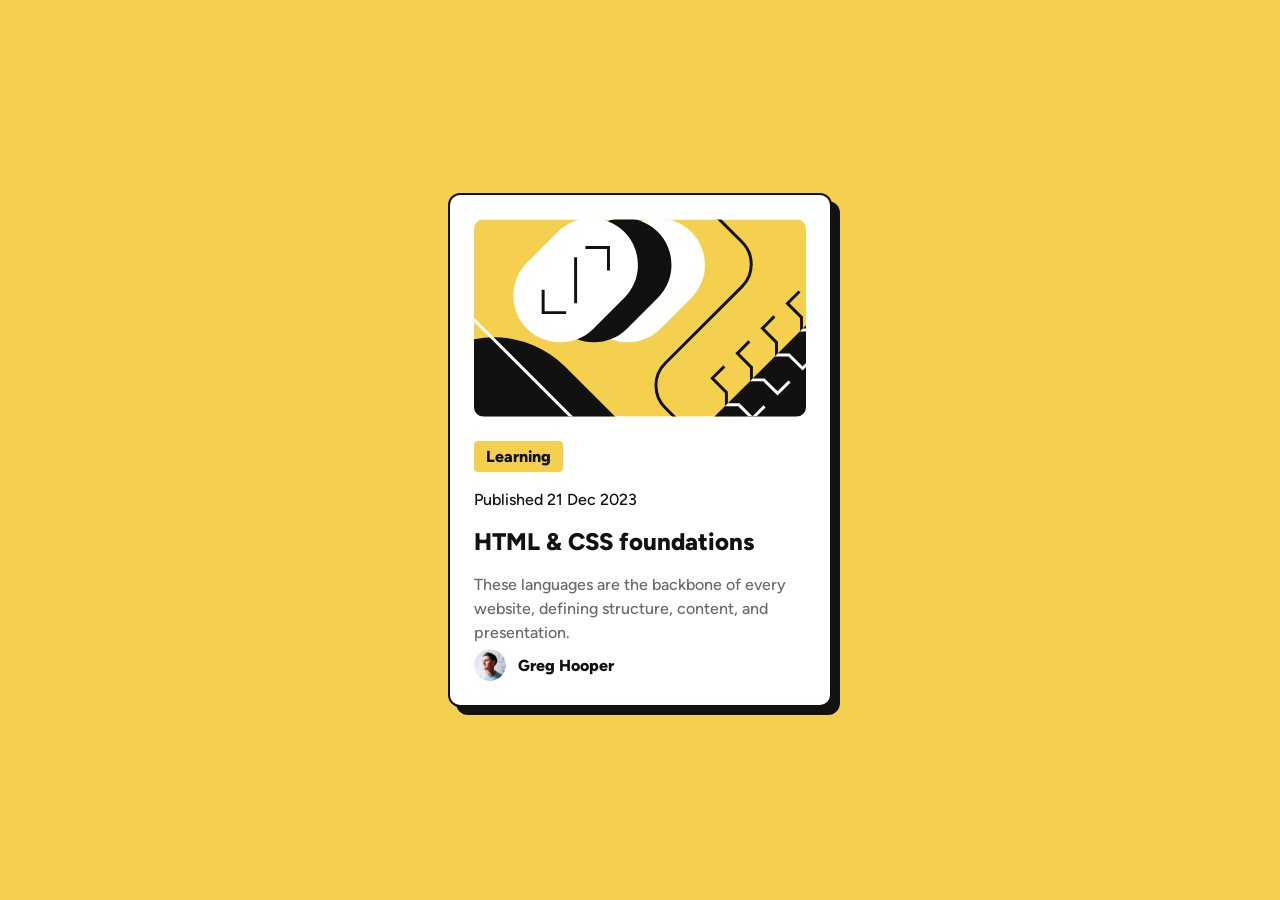
<file: blog-preview-card-main/index.html>
<!DOCTYPE html>
<html lang="en">

<head>
  <meta charset="UTF-8">
  <meta name="viewport" content="width=device-width, initial-scale=1.0">
  <link rel="icon" type="image/png" sizes="32x32" href="./assets/images/favicon-32x32.png">
  <link rel="stylesheet" href="./styles.css">
  <title>Frontend Mentor | Blog preview card</title>
</head>

<body>
  <main>
    <article class="card">
      <img src="./assets/images/illustration-article.svg" alt="">
      <div class="card-content">
        <span class="label-learning">Learning</span>
        <p>Published 21 Dec 2023</p>
        <h1>HTML & CSS foundations</h1>
        <p>These languages are the backbone of every website, defining structure, content, and presentation.</p>
      </div>
      <div class="footer">
        <img src="./assets/images/image-avatar.webp" alt="">
        <p>Greg Hooper</p>
      </div>

    </article>
  </main>
</body>

</html>
</file>
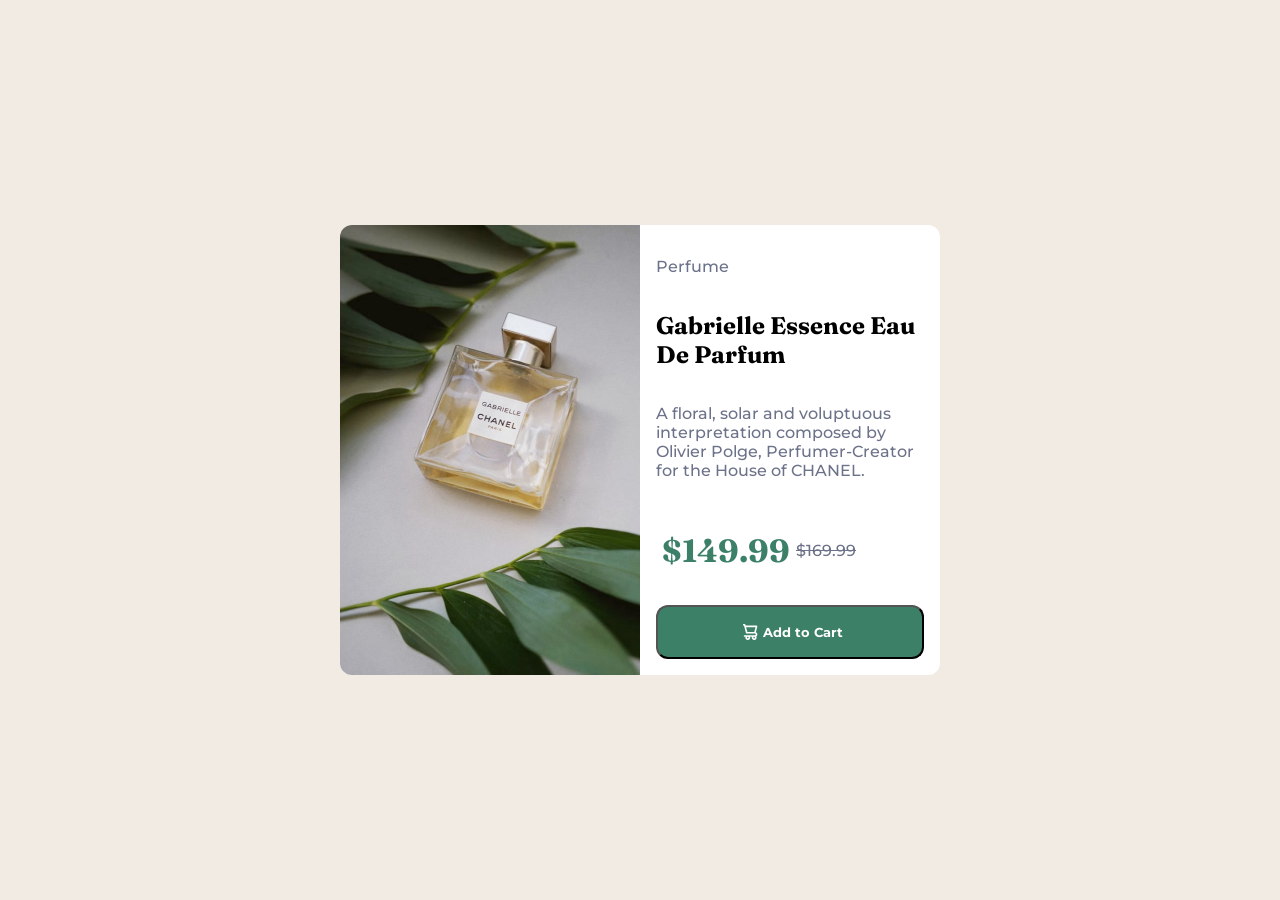
<file: product-preview-card-component-main/index.html>
<!DOCTYPE html>
<html lang="en">

<head>
  <meta charset="UTF-8">
  <meta name="viewport" content="width=device-width, initial-scale=1.0">
  <!-- displays site properly based on user's device -->

  <link rel="icon" type="image/png" sizes="32x32" href="./images/favicon-32x32.png">
  <link rel="preconnect" href="https://fonts.googleapis.com">
  <link rel="preconnect" href="https://fonts.gstatic.com" crossorigin>
  <link href="https://fonts.googleapis.com/css2?family=Fraunces:wght@700&family=Montserrat:wght@500;700&display=swap" rel="stylesheet">
  <link rel="stylesheet" href="./styles.css">

  <title>Frontend Mentor | Product preview card component</title>
</head>

<body>
  <main>
    <div class="card">
    <img src="./images/image-product-desktop.jpg" alt="Perfume Gabrielle Essence Eau De Parfum">
    <div class="product-details-card">
      <p>Perfume</p>

      <h1>Gabrielle Essence Eau De Parfum</h1>

      <p>A floral, solar and voluptuous interpretation composed by Olivier Polge,
        Perfumer-Creator for the House of CHANEL.</p>

      <div class="product-card-sale">
      <h2>$149.99</h2>
      <p class="product-card-old">$169.99</p>
      </div> 

      <button class="product-cart-button">
      <img src="./images/icon-cart.svg" alt="carrito de compras">
      Add to Cart</button>
      </div>
    </div>
  </main>

</body>

</html>
</file>
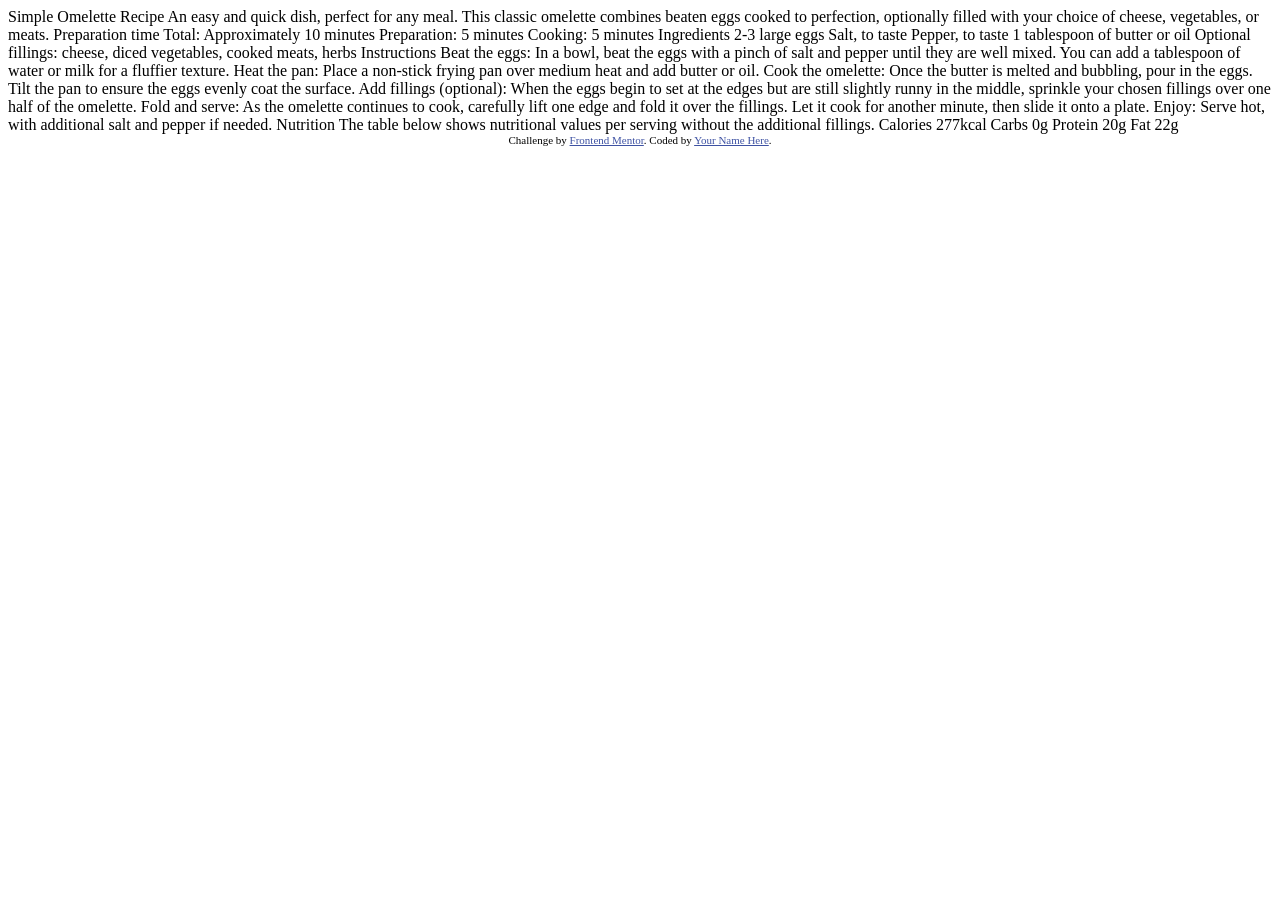
<file: recipe-page-main/index.html>
<!DOCTYPE html>
<html lang="en">
<head>
  <meta charset="UTF-8">
  <meta name="viewport" content="width=device-width, initial-scale=1.0"> <!-- displays site properly based on user's device -->

  <link rel="icon" type="image/png" sizes="32x32" href="./assets/images/favicon-32x32.png">
  
  <title>Frontend Mentor | Recipe page</title>

  <!-- Feel free to remove these styles or customise in your own stylesheet 👍 -->
  <style>
    .attribution { font-size: 0.6875rem; text-align: center; }
    .attribution a { color: hsl(228, 45%, 44%); }
  </style>
</head>
<body>

  Simple Omelette Recipe

  An easy and quick dish, perfect for any meal. This classic omelette combines beaten eggs cooked 
  to perfection, optionally filled with your choice of cheese, vegetables, or meats.

  Preparation time

  Total: Approximately 10 minutes
  Preparation: 5 minutes
  Cooking: 5 minutes

  Ingredients

  2-3 large eggs
  Salt, to taste
  Pepper, to taste
  1 tablespoon of butter or oil
  Optional fillings: cheese, diced vegetables, cooked meats, herbs

  Instructions

  Beat the eggs: In a bowl, beat the eggs with a pinch of salt and pepper until they are well mixed. 
  You can add a tablespoon of water or milk for a fluffier texture.

  Heat the pan: Place a non-stick frying pan over medium heat and add butter or oil.

  Cook the omelette: Once the butter is melted and bubbling, pour in the eggs. Tilt the pan to ensure 
  the eggs evenly coat the surface.

  Add fillings (optional): When the eggs begin to set at the edges but are still slightly runny in the 
  middle, sprinkle your chosen fillings over one half of the omelette.

  Fold and serve: As the omelette continues to cook, carefully lift one edge and fold it over the 
  fillings. Let it cook for another minute, then slide it onto a plate.

  Enjoy: Serve hot, with additional salt and pepper if needed.

  Nutrition

  The table below shows nutritional values per serving without the additional fillings.

  Calories
  277kcal

  Carbs
  0g

  Protein
  20g

  Fat
  22g
  
  <footer class="attribution">
    Challenge by <a href="https://www.frontendmentor.io?ref=challenge">Frontend Mentor</a>. 
    Coded by <a href="#">Your Name Here</a>.
  </footer>
</body>
</html>
</file>
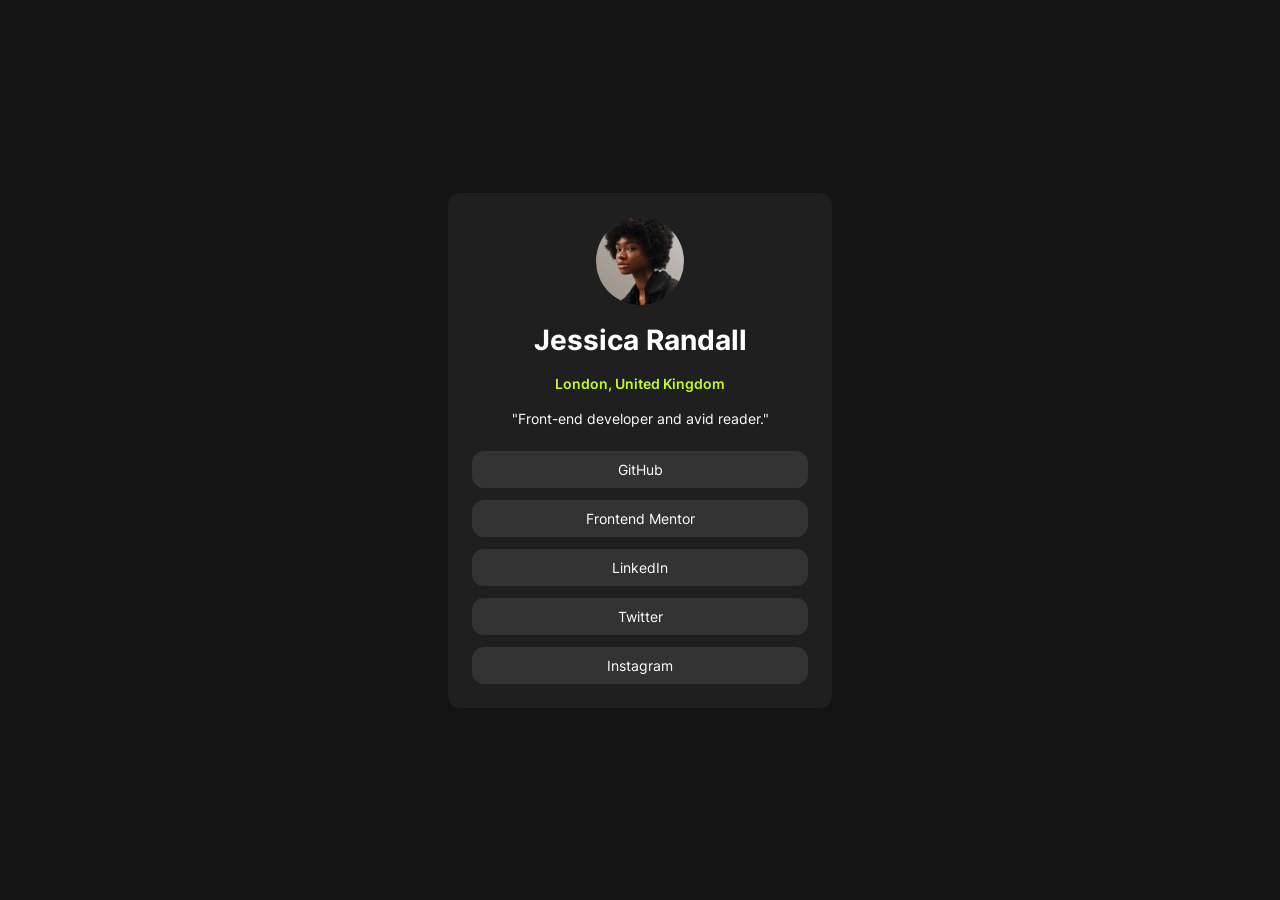
<file: social-links-profile-main/index.html>
<!DOCTYPE html>
<html lang="en">

<head>
  <meta charset="UTF-8">
  <meta name="viewport" content="width=device-width, initial-scale=1.0">

  <link rel="icon" type="image/png" sizes="32x32" href="./assets/images/favicon-32x32.png">
  <link rel="stylesheet" href="./styles.css">

  <title>Frontend Mentor | Social links profile</title>

<body>
  <main>

    <div class="card">

      <div class="description-card">
        <img src="./assets/images/avatar-jessica.jpeg" alt="picture Jessica Randall">

        <h1>Jessica Randall</h1>
        <p class="location">London, United Kingdom</p>
        <p>"Front-end developer and avid reader."</p>
      </div>

      <div class="social-links">

        <a href="#">GitHub</a>
        <a href="#">Frontend Mentor</a>
        <a href="#">LinkedIn</a>
        <a href="#">Twitter</a>
        <a href="#">Instagram</a>
      </div>
    </div>
  </main>
</body>

</html>
</file>
<file: blog-preview-card-main/styles.css>
:root {
    --yellow: hsl(47, 88%, 63%);
    --white: hsl(0, 0%, 100%);
    --gray-500: hsl(0, 0%, 42%);
    --gray-950: hsl(0, 0%, 7%);
}

@font-face {
    font-family: "Figtree";
    src: url("./assets/fonts/static/Figtree-Medium.ttf");
    font-weight: 500;
}

@font-face {
    font-family: "Figtree";
    src: url("./assets/fonts/static/Figtree-ExtraBold.ttf");
    font-weight: 800;
}

* {
    margin: 0;
    padding: 0;
    box-sizing: border-box;
}

body {
    min-height: 100vh;
    background-color: var(--yellow);
    font-family: "Figtree", sans-serif;
    font-size: 16px;
    color: var(--gray-950);
}

main {
    min-height: 100vh;
    display: flex;
    justify-content: center;
    align-items: center;
    padding: 24px;
}

.card {
    width: 100%;
    max-width: 384px;
    background-color: var(--white);
    border: 2px solid var(--gray-950);
    border-radius: 12px;
    box-shadow: 8px 8px 0 var(--gray-950);
    padding: 24px;
}

.card > img {
    display: block;
    width: 100%;
    height: auto;
    border-radius: 10px;
}

.card-content {
    display: flex;
    flex-direction: column;
    gap: 16px;
    margin-top: 24px;
}

.label-learning {
    align-self: flex-start;
    padding: 6px 12px;
    background-color: var(--yellow);
    color: var(--gray-950);
    border-radius: 4px;
    font-weight: 800;
}

.card-content > p {
    color: var(--gray-500);
    font-weight: 500;
    line-height: 1.5;
}

.card-content > p:first-of-type {
    color: var(--gray-950);
}

h1 {
    font-size: 24px;
    line-height: 1.2;
    font-weight: 800;
}

h1:hover {
    color: var(--yellow);
}

.footer {
    display: flex;
    align-items: center;
    gap: 12px;
    margin-top: 4px;
}

.footer > img {
    width: 32px;
    height: 32px;
    border-radius: 50%;
}

.footer > p {
    color: var(--gray-950);
    font-weight: 800;
}
</file>
<file: product-preview-card-component-main/styles.css>
:root {
    --green-500: hsl(158, 36%, 37%);
    --green-700: hsl(158, 42%, 18%);
    --black: hsl(212, 21%, 14%);
    --grey: hsl(228, 12%, 48%);
    --cream: hsl(30, 38%, 92%);
    --white: hsl(0, 0%, 100%);
}

* {
    box-sizing: border-box;
}

/* ### Font

- Family: [Montserrat](https://fonts.google.com/specimen/Montserrat)
- Weights: 500, 700

- Family: [Fraunces](https://fonts.google.com/specimen/Fraunces)
- Weights: 700 */


body {
    margin: 0;
    background-color: var(--cream);
    font-family: "Montserrat", sans-serif;
    font-weight: 500;
    font-size: 16px;
    min-height: 100vh;
}

main {
    height: 100vh;
    display: flex;
    justify-content: center;
    align-items: center;
}

.card {
    width: 600px;
    height: 450px;
    background-color: var(--white);
    display: grid;
    grid-template-columns: 1fr 1fr;
    border-radius: 12px;
    overflow: hidden;
}

.card > img {
    width: 100%;
    height: 100%;
    object-fit: cover;
}

.product-details-card {
    display: flex;
    flex-direction: column;
    justify-content: space-between;
    padding: 16px;

}

h1 {
    font-family: "Fraunces", sans-serif;
    font-weight: 700;
    font-size: 24px;
}

p {
    font-family: "Montserrat", sans-serif;
    font-weight: 500;
    color: var(--grey);
}

.product-card-sale {
    display: flex;
    width: 100%;
    padding: 6px;
    gap: 6px;
    align-items: center;
}

.product-card-sale > p {
    color: var(--grey);
    text-decoration: line-through;
}

.product-card-sale > h2 {
    font-family: "Fraunces", sans-serif;
    font-weight: 700;
    font-size: 32px;
    color: var(--green-500);
}

.product-cart-button {
    display: flex;
    justify-content: center;
    align-items: center;
    width: 100%;
    padding: 12px;
    background-color: var(--green-500);
    color: var(--white);
    border-radius: 12px;
    font-family: "Montserrat", sans-serif;
    font-weight: 700;
}

.product-cart-button > img {
    height: 100%;
    padding: 5px;
}
</file>
<file: social-links-profile-main/styles.css>
:root {
    --green: hsl(75, 94%, 57%);
    --white: hsl(0, 0%, 100%);
    --grey-700: hsl(0, 0%, 20%);
    --grey-800: hsl(0, 0%, 12%);
    --grey-900: hsl(0, 0%, 8%);
}

@font-face {
    font-family: "Inter";
    src: url(./assets/fonts/static/Inter-Bold.ttf);
    font-weight: 700;
}

@font-face {
    font-family: "Inter";
    src: url(./assets/fonts/static/Inter-SemiBold.ttf);
    font-weight: 600;
}

@font-face {
    font-family: "Inter";
    src: url(./assets/fonts/static/Inter-Regular.ttf);
    font-weight: 400;
}

/* ### Body Copy

- Font size (paragraph): 14px */

* {
    padding: 0;
    margin: 0;
    box-sizing: border-box;
}

body {
    min-height: 100vh;
    background-color: var(--grey-900);
    font-size: 14px;
    font-family: "Inter", sans-serif;
}

main {
    min-height: 100vh;
    display: flex;
    justify-content: center;
    align-items: center;
    padding: 24px;
}

.card {
    width: 100%;
    max-width: 384px;
    background-color: var(--grey-800);
    border-radius: 12px;
    padding: 24px;
}

.description-card {
    display: flex;
    flex-direction: column;
    text-align: center;
    gap: 6px;
}

.description-card > img {
    border-radius: 50%;
    width: 88px;
    height: 88px;
    object-fit: cover;
    align-self: center;
    margin-bottom: 12px;
}

h1 {
    color: var(--white);
    font-weight: 700;
}

.location {
    color: var(--green);
    font-weight: 600;
}

p {
    color: var(--white);
    margin-top: 12px;
    font-weight: 400;
}

.social-links {
    display: flex;
    flex-direction: column;
    gap: 12px;
    margin-top: 24px;
}

.social-links > a {
    width: 100%;
    color: var(--white);
    background-color: var(--grey-700);
    padding: 10px 12px;
    text-align: center;
    border-radius: 12px;
    text-decoration: none;
}

a:hover {
    background-color: var(--green);
    color: var(--grey-800);
}

a:focus-visible {
    outline: 2px solid var(--green);
    outline-offset: 3px;
}
</file>
